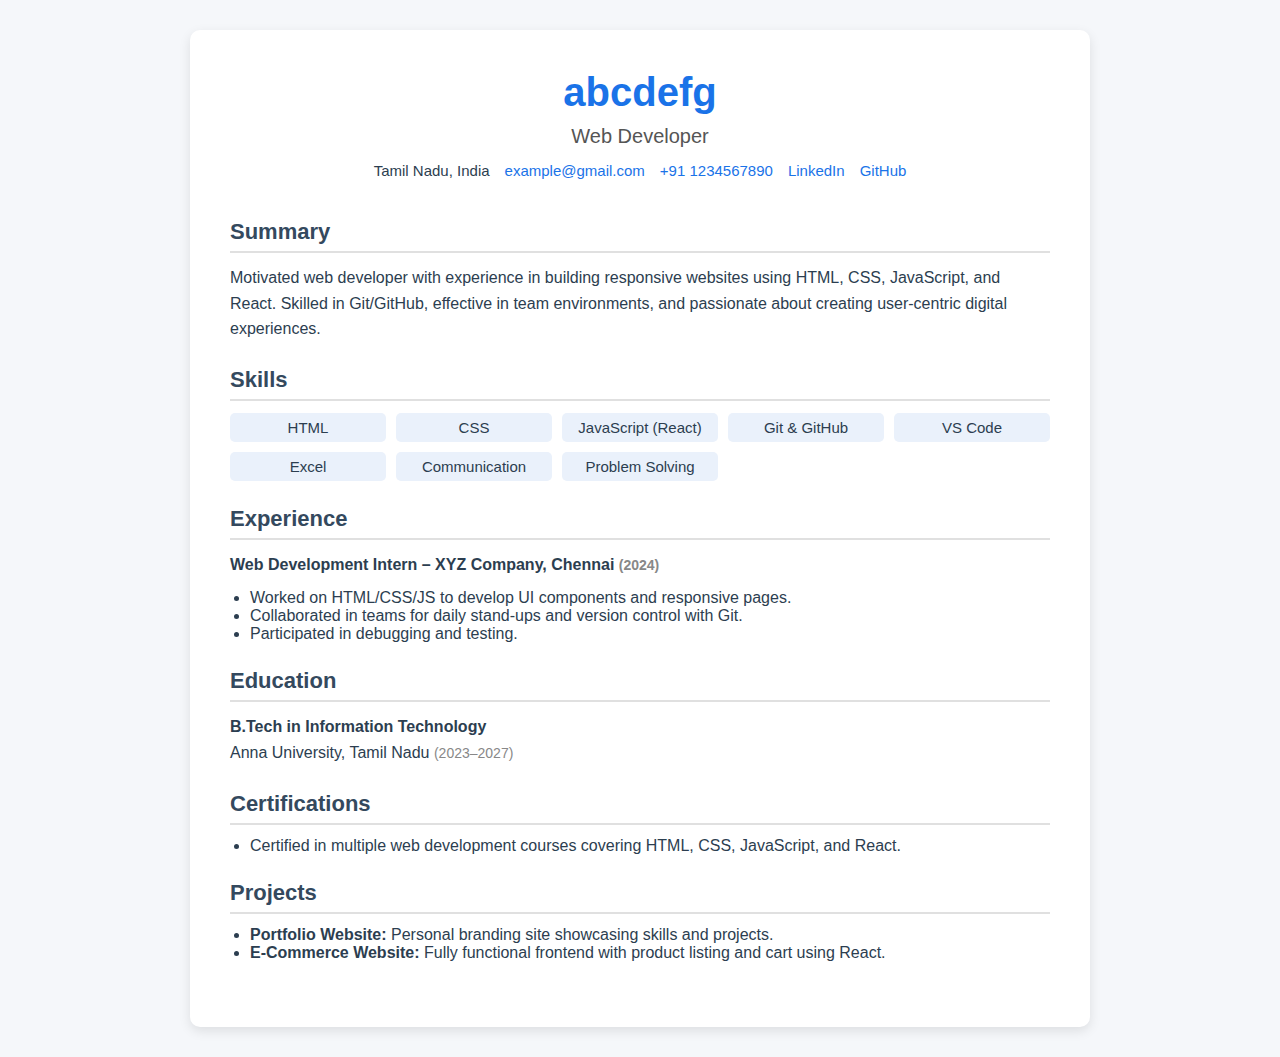
<file: Task 1 - Make Resume Template/index.html>
<!DOCTYPE html>
<html lang="en">

<head>
    <meta charset="UTF-8" />
    <meta name="viewport" content="width=device-width, initial-scale=1.0" />
    <title>abcdefg - Web Developer Resume</title>
    <link rel="stylesheet" href="style.css" />
</head>

<body>
    <div class="container">
        <header>
            <h1>abcdefg</h1>
            <p class="title">Web Developer</p>
            <div class="contact">
                <span>Tamil Nadu, India</span>
                <a href="">example@gmail.com</a>
                <a href="">+91 1234567890</a>
                <a href="" target="_blank">LinkedIn</a>
                <a href="" target="_blank">GitHub</a>
            </div>
        </header>

        <section>
            <h2>Summary</h2>
            <p>
                Motivated web developer with experience in building responsive websites using HTML, CSS, JavaScript, and
                React. Skilled
                in Git/GitHub, effective in team environments, and passionate about creating user-centric digital
                experiences.
            </p>
        </section>

        <section>
            <h2>Skills</h2>
            <ul class="skills">
                <li>HTML</li>
                <li>CSS</li>
                <li>JavaScript (React)</li>
                <li>Git & GitHub</li>
                <li>VS Code</li>
                <li>Excel</li>
                <li>Communication</li>
                <li>Problem Solving</li>
            </ul>
        </section>

        <section>
            <h2>Experience</h2>
            <p class="job-title">Web Development Intern – XYZ Company, Chennai <span class="date">(2024)</span></p>
            <ul>
                <li>Worked on HTML/CSS/JS to develop UI components and responsive pages.</li>
                <li>Collaborated in teams for daily stand-ups and version control with Git.</li>
                <li>Participated in debugging and testing.</li>
            </ul>
        </section>

        <section>
            <h2>Education</h2>
            <p><strong>B.Tech in Information Technology</strong><br>
                Anna University, Tamil Nadu <span class="date">(2023–2027)</span></p>
        </section>

        <section>
            <h2>Certifications</h2>
            <ul>
                <li>Certified in multiple web development courses covering HTML, CSS, JavaScript, and React.</li>
            </ul>
        </section>

        <section>
            <h2>Projects</h2>
            <ul>
                <li><strong>Portfolio Website:</strong> Personal branding site showcasing skills and projects.</li>
                <li><strong>E-Commerce Website:</strong> Fully functional frontend with product listing and cart using
                    React.</li>
            </ul>
        </section>
    </div>
</body>

</html>
</file>
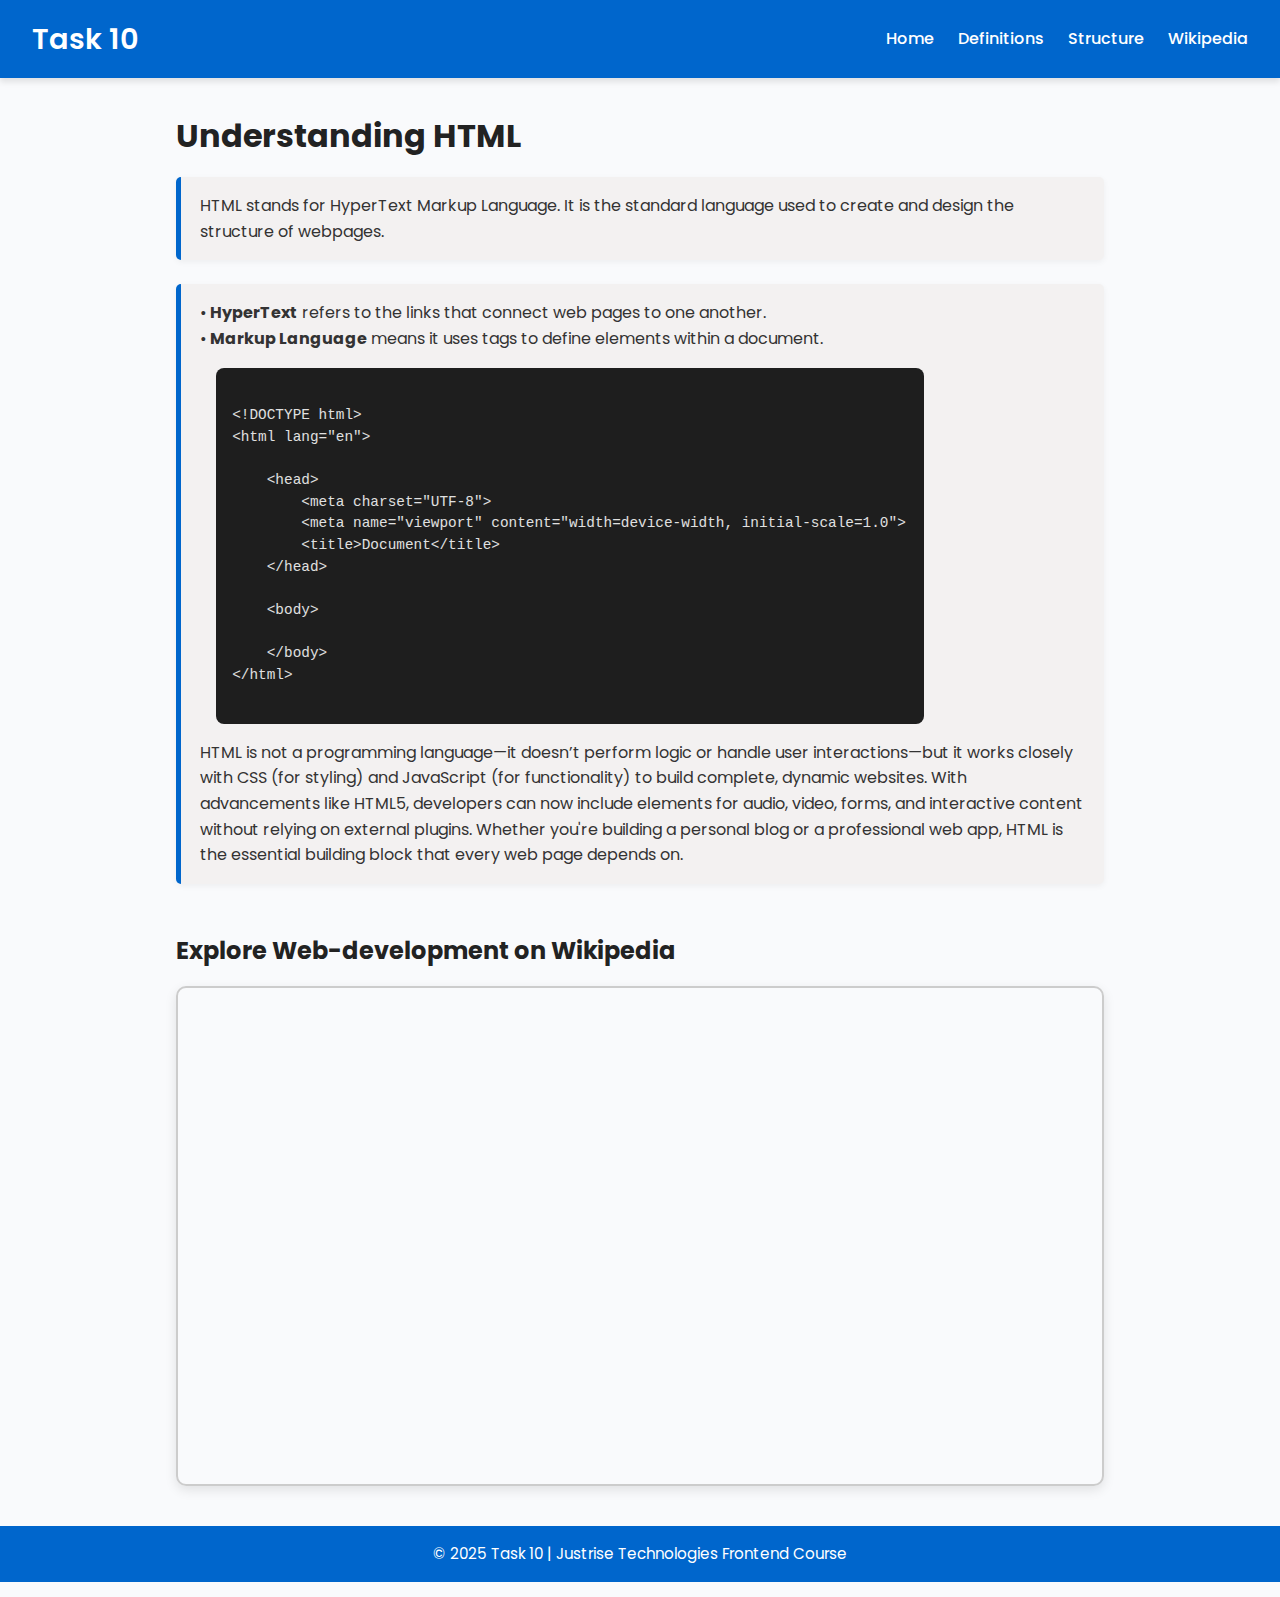
<file: Task 10 - Class and Id/index.html>
<!DOCTYPE html>
<html lang="en">

<head>
    <meta charset="UTF-8" />
    <meta name="viewport" content="width=device-width, initial-scale=1.0" />
    <title>Task 10 - Web Development Concepts</title>
    <link rel="stylesheet" href="style.css" />
</head>

<body>
    <header>
        <div class="logo">Task 10</div>
        <nav>
            <ul>
                <li><a href="#">Home</a></li>
                <li><a href="#info-stle">Definitions</a></li>
                <li><a href="#code-style">Structure</a></li>
                <li><a href="#iframe-section">Wikipedia</a></li>
            </ul>
        </nav>
    </header>

    <main class="main-content">
        <section>
            <h1>Understanding HTML</h1>

            <div class="info-style" id="info-style">
                <p>
                    HTML stands for HyperText Markup Language. It is the standard language used to create and design the
                    structure of webpages.
                </p>
            </div>

            <div class="info-style" id="info-style">
                • <strong>HyperText</strong> refers to the links that connect web pages to one another.<br>
                • <strong>Markup Language</strong> means it uses tags to define elements within a document.
                <div id="code-style">
                    <pre><code>
&lt;!DOCTYPE html&gt;
&lt;html lang="en"&gt;
                        
    &lt;head&gt;
        &lt;meta charset="UTF-8"&gt;
        &lt;meta name="viewport" content="width=device-width, initial-scale=1.0"&gt;
        &lt;title&gt;Document&lt;/title&gt;
    &lt;/head&gt;
                        
    &lt;body&gt;
                        
    &lt;/body&gt;
&lt;/html&gt;
                        </code></pre>
                </div>
                <p>
                    HTML is not a programming language—it doesn’t perform logic or handle user interactions—but it works
                    closely with CSS (for styling) and JavaScript (for functionality) to build complete, dynamic
                    websites. With advancements like HTML5, developers can now include elements for audio, video, forms,
                    and interactive content without relying on external plugins. Whether you're building a personal blog
                    or a professional web app, HTML is the essential building block that every web page depends on.
                </p>
            </div>
        </section>



        <section class="iframe-section" id="iframe-section">
            <h2>Explore Web-development on Wikipedia</h2>
            <iframe src="https://en.wikipedia.org/wiki/html" frameborder="0" title="Wikipedia Iframe"></iframe>
        </section>
    </main>

    <footer class="footer">
        <p>© 2025 Task 10 | Justrise Technologies Frontend Course</p>
    </footer>
</body>

</html>
</file>
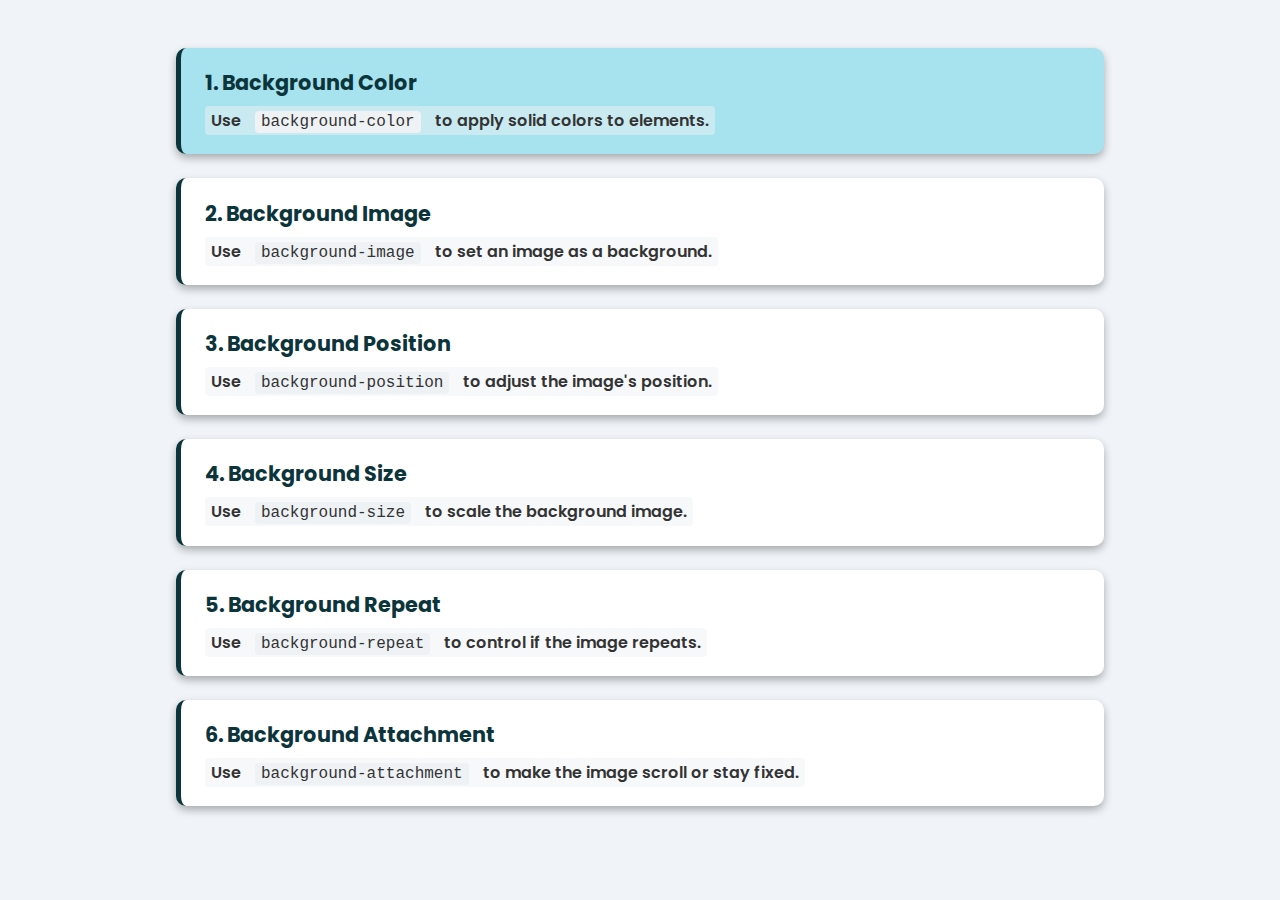
<file: Task 11 - CSS background/index.html>
<!DOCTYPE html>
<html lang="en">

<head>
    <meta charset="UTF-8" />
    <meta name="viewport" content="width=device-width, initial-scale=1.0" />
    <title>CSS Background</title>
    <link rel="stylesheet" href="style.css" />
</head>

<body>
    <section class="container">
        <div class="bg-properties" id="color">
            <h2>1. Background Color</h2>
            <p>Use <code>background-color</code> to apply solid colors to elements.</p>
        </div>

        <div class="bg-properties" id="image">
            <h2>2. Background Image</h2>
            <p>Use <code>background-image</code> to set an image as a background.</p>
        </div>

        <div class="bg-properties" id="posi">
            <h2>3. Background Position</h2>
            <p>Use <code>background-position</code> to adjust the image's position.</p>
        </div>

        <div class="bg-properties" id="siz">
            <h2>4. Background Size</h2>
            <p>Use <code>background-size</code> to scale the background image.</p>
        </div>

        <div class="bg-properties" id="rep">
            <h2>5. Background Repeat</h2>
            <p>Use <code>background-repeat</code> to control if the image repeats.</p>
        </div>

        <div class="bg-properties" id="attach">
            <h2>6. Background Attachment</h2>
            <p>Use <code>background-attachment</code> to make the image scroll or stay fixed.</p>
        </div>
    </section>
</body>

</html>
</file>
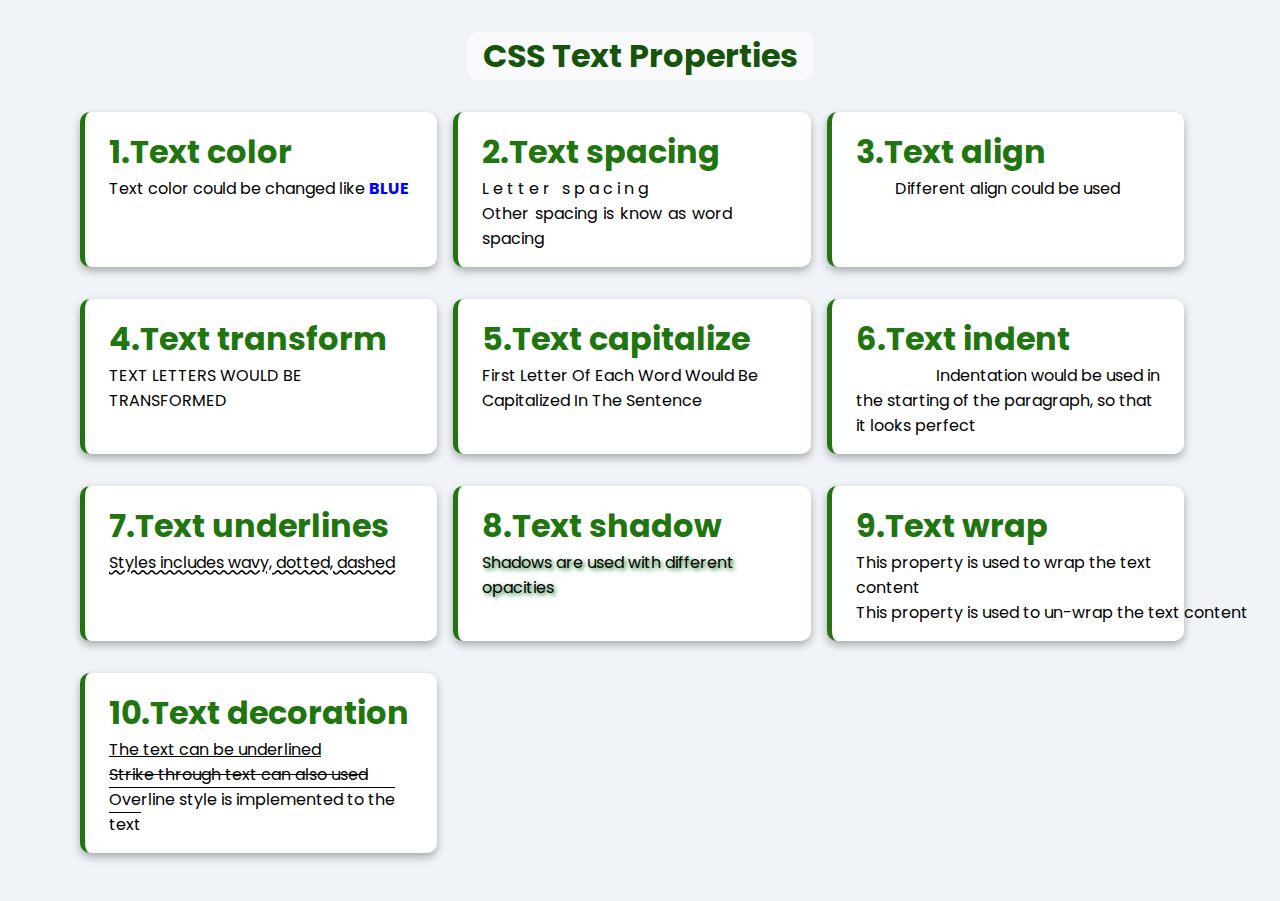
<file: Task 12 - CSS text/index.html>
<!DOCTYPE html>
<html lang="en">

<head>
    <meta charset="UTF-8">
    <meta name="viewport" content="width=device-width, initial-scale=1.0">
    <title>CSS Text Properties</title>
    <link rel="stylesheet" href="style.css">
</head>

<body>
    <div class="heading">
        <h1 class="topic">CSS Text Properties</h1>
    </div>
    <div class="container">
        <div class="box">
            <h1>1.Text color</h1>
            <p class="color">Text color could be changed like <span>BLUE</span></p>
        </div>
        <div class="box">
            <h1>2.Text spacing</h1>
            <p class="letter-space">Letter spacing</p>
            <p class="word-spacing">Other spacing is know as word spacing</p>
        </div>
        <div class="box">
            <h1>3.Text align</h1>
            <p class="align">Different align could be used</p>
        </div>
        <div class="box">
            <h1>4.Text transform</h1>
            <p class="transform">Text letters would be transformed</p>
        </div>
        <div class="box">
            <h1>5.Text capitalize</h1>
            <p class="capital">First letter of each word would be capitalized in the sentence</p>
        </div>
        <div class="box">
            <h1>6.Text indent</h1>
            <p class="indentation">Indentation would be used in the starting of the paragraph, so that it looks perfect
            </p>
        </div>
        <div class="box">
            <h1>7.Text underlines</h1>
            <p class="styling">Styles includes wavy, dotted, dashed</p>
        </div>
        <div class="box">
            <h1>8.Text shadow</h1>
            <p class="shadow">Shadows are used with different opacities</p>
        </div>
        <div class="box">
            <h1>9.Text wrap</h1>
            <p class="wrapping">This property is used to wrap the text content</p>
            <p class="un-wrapping">This property is used to un-wrap the text content</p>
        </div>
        <div class="box">
            <h1>10.Text decoration</h1>
            <p class="line1">The text can be underlined</p>
            <p class="line2">Strike through text can also used</p>
            <p class="line3">Overline style is implemented to the text</p>
        </div>
    </div>
</body>

</html>
</file>
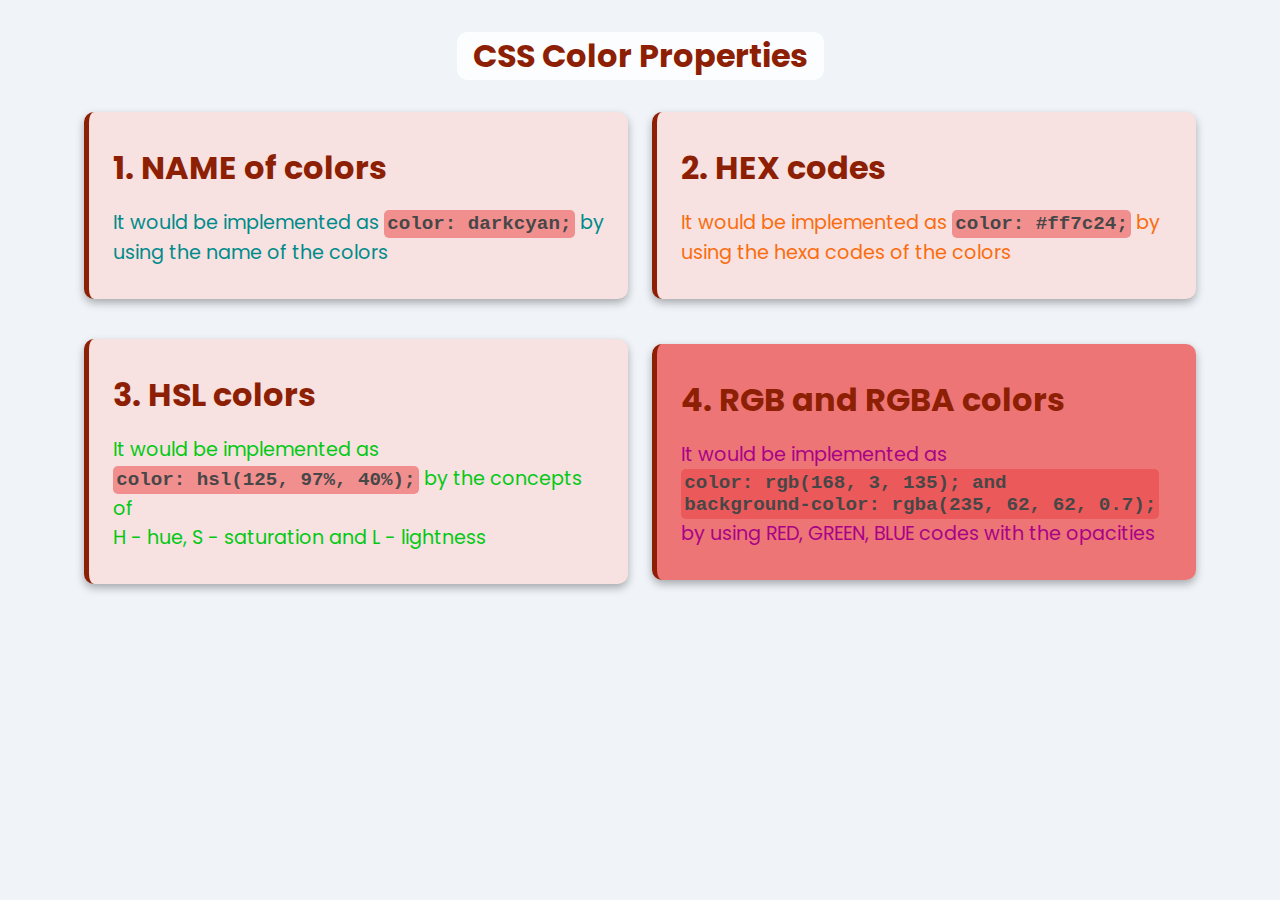
<file: Task 13 - CSS color/index.html>
<!DOCTYPE html>
<html lang="en">

<head>
    <meta charset="UTF-8">
    <meta name="viewport" content="width=device-width, initial-scale=1.0">
    <title>CSS color properties</title>
    <link rel="stylesheet" href="style.css">
</head>

<body>
    <div class="heading">
        <h1 class="topic">CSS Color Properties</h1>
    </div>
    <div class="container">
        <div class="box">
            <h1>1. NAME of colors</h1>
            <p id="name">It would be implemented as <code>color: darkcyan;</code> by using the name of the colors</p>
        </div>
        <div class="box">
            <h1>2. HEX codes</h1>
            <p id="hex">It would be implemented as <code>color: #ff7c24;</code> by using the hexa codes of the colors
            </p>
        </div>
        <div class="box">
            <h1>3. HSL colors</h1>
            <p id="hsl">It would be implemented as <code>color: hsl(125, 97%, 40%);</code> by the concepts of<br>
                H - hue, S - saturation and L - lightness</p>
        </div>
        <div class="box" id="rgba">
            <h1>4. RGB and RGBA colors</h1>
            <p id="rgb">It would be implemented as <br>
                <code>color: rgb(168, 3, 135);  and  <br>
                background-color: rgba(235, 62, 62, 0.7);</code><br>
                by using RED, GREEN, BLUE codes with the opacities
            </p>
        </div>
    </div>
</body>

</html>
</file>
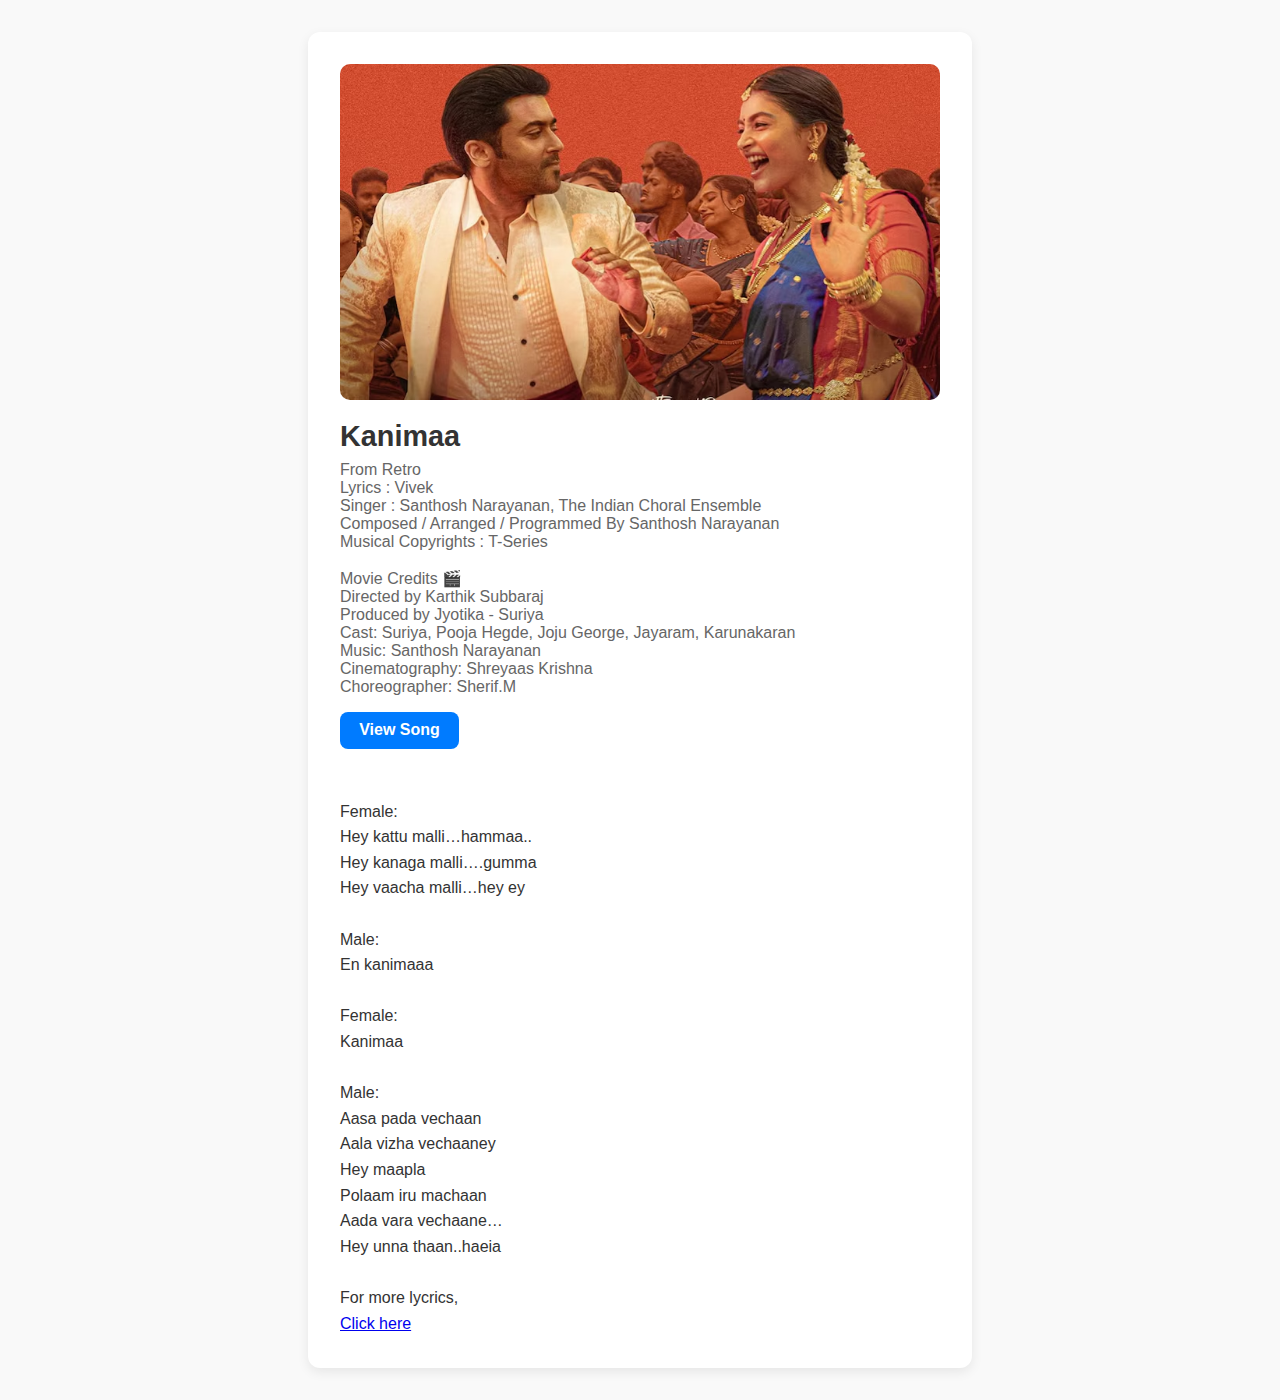
<file: Task 2 - Using All tags/index.html>
<!DOCTYPE html>
<html lang="en">

<head>
    <meta charset="UTF-8">
    <meta name="viewport" content="width=device-width, initial-scale=1">
    <title>Kanimaa - Retro</title>
    <link rel="stylesheet" href="style.css">
</head>

<body>
    <div class="container">
        <img class="thumbnail"
            src="image/kanimaa.avif"
            alt="Kanimaa Thumbnail">

        <h1>Kanimaa</h1>
        <div class="artist">
            From Retro<br>
            Lyrics : Vivek<br>
            Singer : Santhosh Narayanan, The Indian Choral Ensemble<br>
            Composed / Arranged / Programmed By Santhosh Narayanan<br>
            Musical Copyrights : T-Series<br><br>
            Movie Credits 🎬 <br>
            Directed by Karthik Subbaraj <br>
            Produced by Jyotika - Suriya <br>
            Cast: Suriya, Pooja Hegde, Joju George, Jayaram, Karunakaran <br>
            Music: Santhosh Narayanan <br>
            Cinematography: Shreyaas Krishna <br>
            Choreographer: Sherif.M <br>
        </div>

        <a class="view-song" href="https://youtu.be/yG2MoXdFB34?si=JQ1o7D84xXHc_ylT" target="_blank">View Song</a>

        <div class="lyrics">
            Female:
            Hey kattu malli…hammaa..
            Hey kanaga malli….gumma
            Hey vaacha malli…hey ey

            Male:
            En kanimaaa

            Female:
            Kanimaa

            Male:
            Aasa pada vechaan
            Aala vizha vechaaney
            Hey maapla
            Polaam iru machaan
            Aada vara vechaane…
            Hey unna thaan..haeia

            For more lycrics,
            <a href="https://www.tamil2lyrics.com/lyrics/kanimaa-song-lyrics/">Click here</a>
        </div>
    </div>
</body>

</html>
</file>
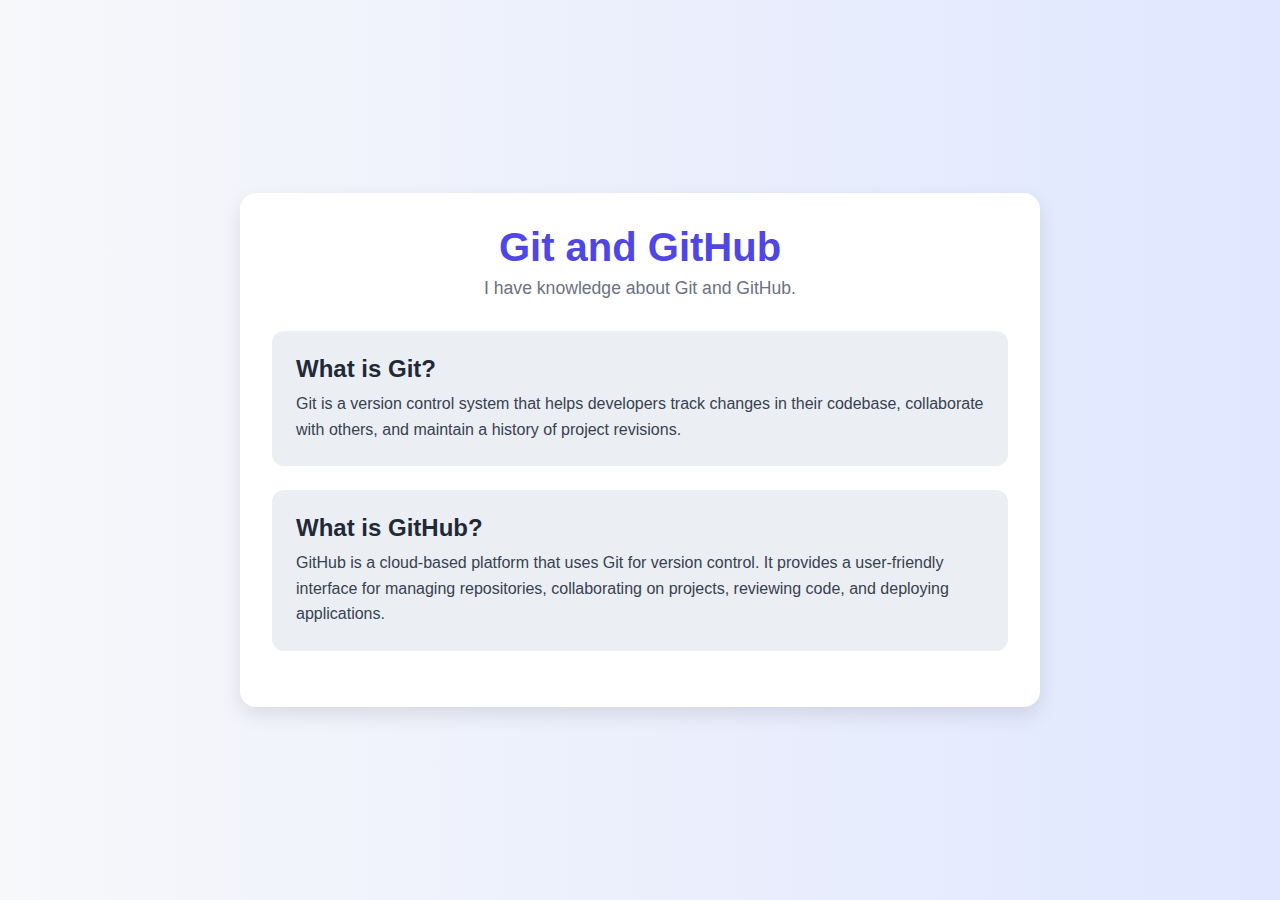
<file: Task 3 - Github/index.html>
<!DOCTYPE html>
<html lang="en">

<head>
    <meta charset="UTF-8" />
    <meta name="viewport" content="width=device-width, initial-scale=1.0" />
    <title>Git and GitHub</title>
    <link rel="stylesheet" href="style.css" />
</head>

<body>
    <div class="container">
        <header>
            <h1>Git and GitHub</h1>
            <p class="subtitle">I have knowledge about Git and GitHub.</p>
        </header>


        <section class="card">
            <h2>What is Git?</h2>
            <p>
                Git is a version control system that helps developers track changes in their codebase,
                collaborate with others, and maintain a history of project revisions.
            </p>
        </section>

        <section class="card">
            <h2>What is GitHub?</h2>
            <p>
                GitHub is a cloud-based platform that uses Git for version control. It provides a user-friendly
                interface
                for managing repositories, collaborating on projects, reviewing code, and deploying applications.
            </p>
        </section>
    </div>
</body>

</html>
</file>
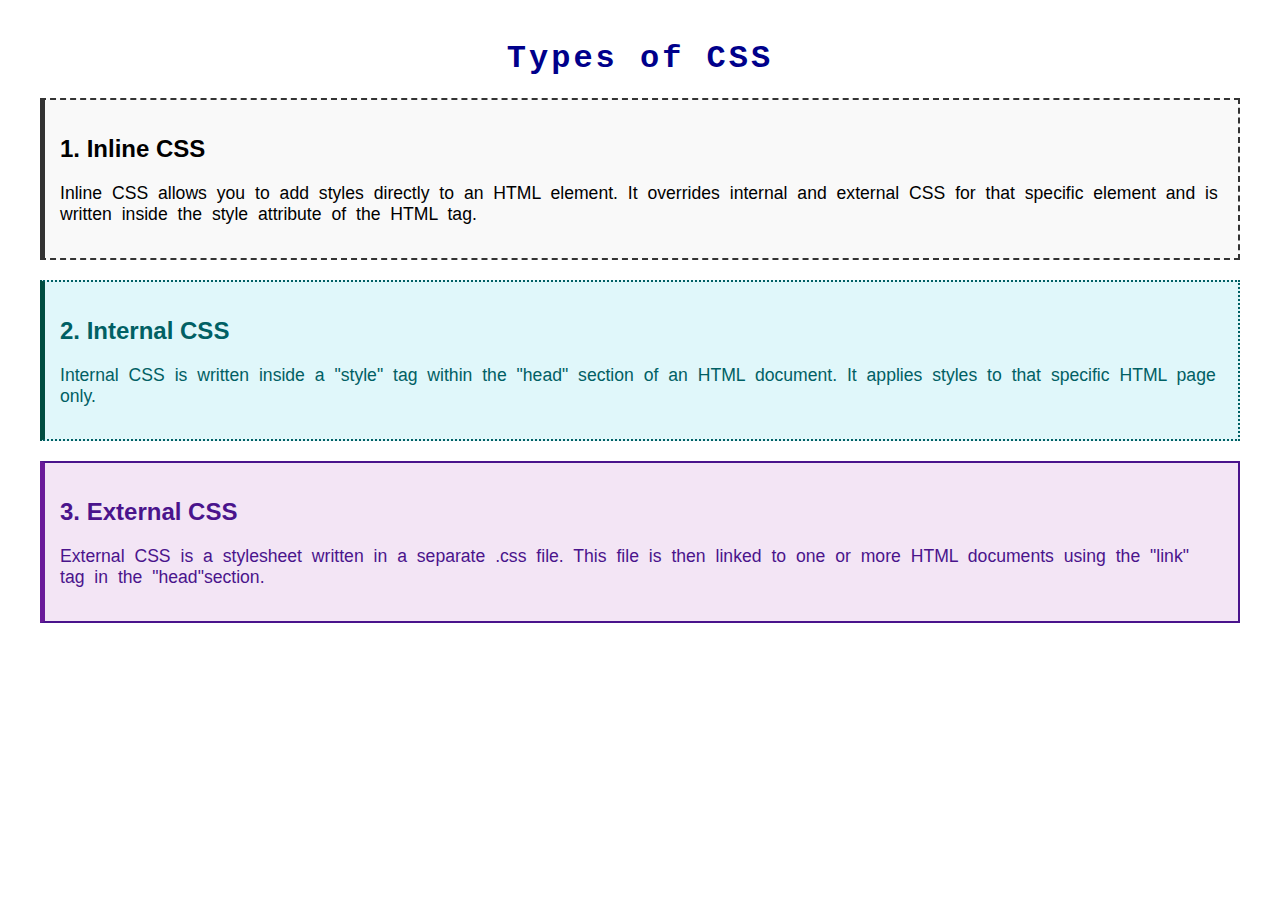
<file: Task 5 - Types of CSS/index.html>
<!DOCTYPE html>
<html lang="en">

<head>
    <meta charset="UTF-8">
    <title>Types of CSS</title>
    <link rel="stylesheet" href="style.css">
    <style>
        .internal-style {
            border: 2px dotted #006064;
            background-color: #e0f7fa;
            color: #006064;
            padding: 15px;
            border-left: 5px solid #004d40;
            margin-bottom: 20px;
        }
    </style>
</head>

<body>

    <h1 style="color: darkblue; text-align: center;">Types of CSS</h1>

    <div style="border: 2px dashed #333;
        border-left: 5px solid #333;
        padding: 15px;
        background-color: #f9f9f9;
        margin-bottom: 20px;">
        <h2>1. Inline CSS</h2>
        <p>
            Inline CSS allows you to add styles directly to an HTML element. It overrides internal and external CSS for
            that specific element and is written inside the style attribute of the HTML tag.
        </p>
    </div>
    <div class="internal-style">
        <h2>2. Internal CSS</h2>
        <p>
            Internal CSS is written inside a "style" tag within the "head" section of an HTML document. It applies
            styles to that specific HTML page only.
        </p>
    </div>
    <div class="external-style">
        <h2>3. External CSS</h2>
        <p>
            External CSS is a stylesheet written in a separate .css file. This file is then linked to one or more HTML
            documents using the "link" tag in the "head"section.
        </p>
    </div>

</body>

</html>
</file>
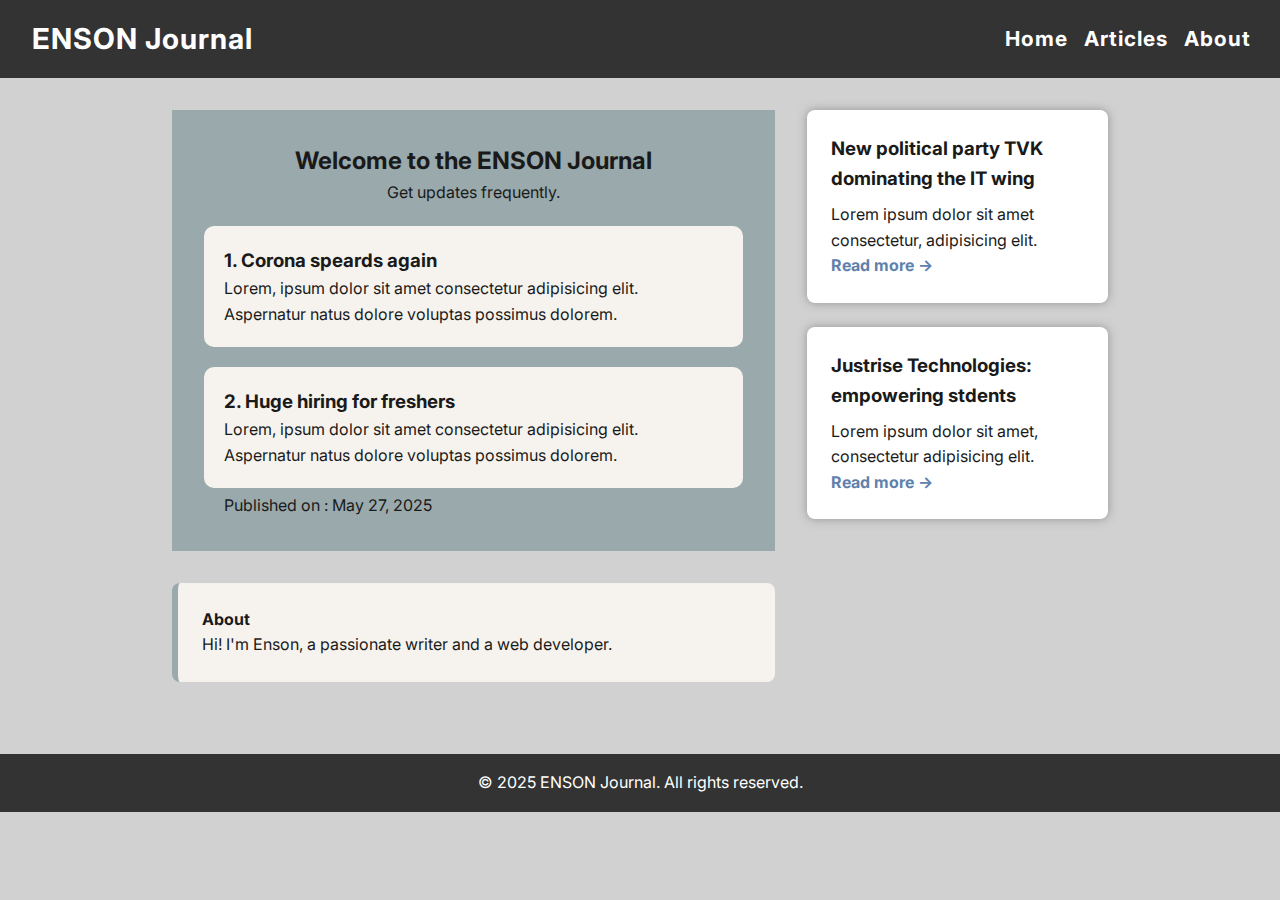
<file: Task 8 - Semantic Tags/index.html>
<!DOCTYPE html>
<html lang="en">

<head>
    <meta charset="UTF-8" />
    <meta name="viewport" content="width=device-width, initial-scale=1.0" />
    <title>ENSON Journal</title>
    <link rel="stylesheet" href="style.css" />
</head>

<body>
    <header>
        <h1>ENSON Journal</h1>
        <nav>
            <ul>
                <li><a href="#">Home</a></li>
                <li><a href="#">Articles</a></li>
                <li><a href="#">About</a></li>
            </ul>
        </nav>
    </header>

    <main>
        <section class="hero">
            <h2>Welcome to the ENSON Journal</h2>
            <p>Get updates frequently.</p>
            <article>
                <div class="point">
                    <h3>1. Corona speards again</h3>
                    <p>Lorem, ipsum dolor sit amet consectetur adipisicing elit. Aspernatur natus dolore voluptas
                        possimus dolorem.</p>
                </div>
                <div class="point">
                    <h3>2. Huge hiring for freshers</h3>
                    <p>Lorem, ipsum dolor sit amet consectetur adipisicing elit. Aspernatur natus dolore voluptas
                        possimus dolorem.</p>
                </div>
                <p id="publish-date">Published on : <time datetime="2025-05-27">May 27, 2025</time></p>
            </article>
        </section>

        <section class="content">
            <article>
                <h3>New political party TVK dominating the IT wing</h3>
                <p>Lorem ipsum dolor sit amet consectetur, adipisicing elit.</p>
                <a href="#">Read more →</a>
            </article>

            <article>
                <h3>Justrise Technologies: empowering stdents</h3>
                <p>Lorem ipsum dolor sit amet, consectetur adipisicing elit.</p>
                <a href="#">Read more →</a>
            </article>
        </section>

        <aside>
            <h4>About</h4>
            <p>Hi! I'm Enson, a passionate writer and a web developer.</p>
        </aside>
    </main>

    <footer>
        <p>&copy; 2025 ENSON Journal. All rights reserved.</p>
    </footer>
</body>

</html>
</file>
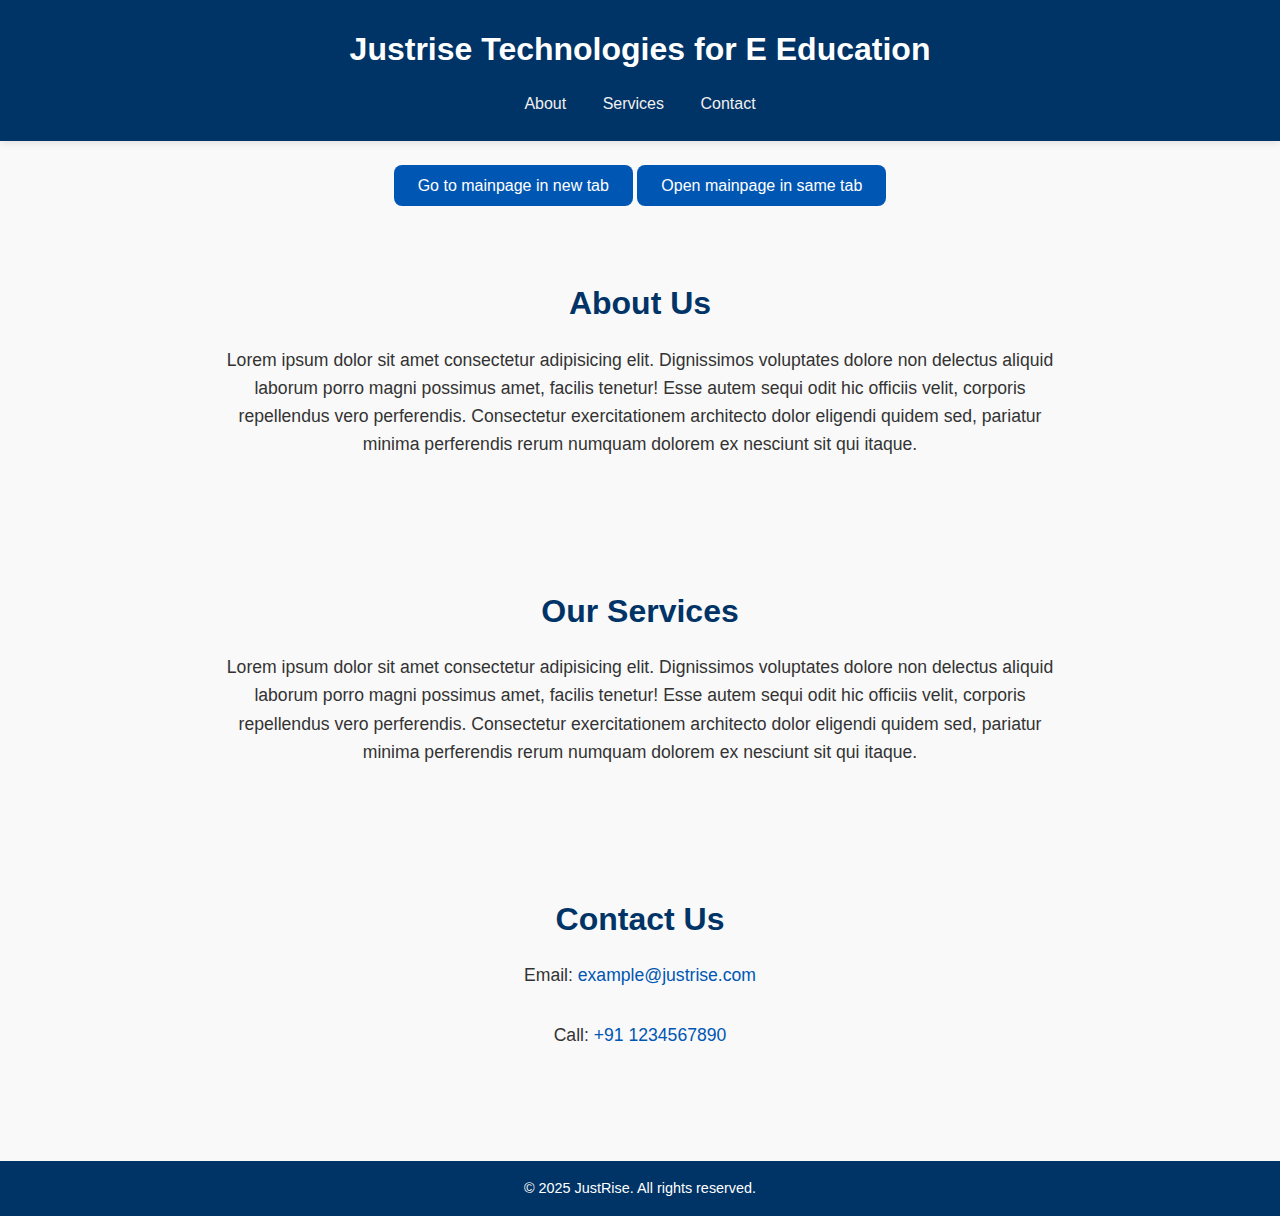
<file: Task 4 - Anchor Tag/landingpage.html>
<!DOCTYPE html>
<html lang="en">

<head>
    <meta charset="UTF-8">
    <meta name="viewport" content="width=device-width, initial-scale=1.0">
    <title>Landing Page for JustRise Company</title>
    <link rel="stylesheet" href="style.css">
</head>

<body>
    <header>
        <div class="logo-name">
            <h1>Justrise Technologies for E Education</h1>
        </div>
        <nav>
            <a href="#about">About</a>
            <a href="#services">Services</a>
            <a href="#contact">Contact</a>
        </nav>
    </header>

    <div class="main-page">
        <a href="mainpage.html" class="btn" target="_blank">Go to mainpage in new tab</a>
        <a href="mainpage.html" class="btn" target="_self">Open mainpage in same tab</a>
    </div>

    <section id="about">
        <h2>About Us</h2>
        <p>Lorem ipsum dolor sit amet consectetur adipisicing elit. Dignissimos voluptates dolore non delectus aliquid
            laborum porro magni possimus amet, facilis tenetur! Esse autem sequi odit hic officiis velit, corporis
            repellendus vero perferendis. Consectetur exercitationem architecto dolor eligendi quidem sed, pariatur
            minima perferendis rerum numquam dolorem ex nesciunt sit qui itaque.</p>
    </section>

    <!-- Services Section -->
    <section id="services">
        <h2>Our Services</h2>
        <p>Lorem ipsum dolor sit amet consectetur adipisicing elit. Dignissimos voluptates dolore non delectus aliquid
            laborum porro magni possimus amet, facilis tenetur! Esse autem sequi odit hic officiis velit, corporis
            repellendus vero perferendis. Consectetur exercitationem architecto dolor eligendi quidem sed, pariatur
            minima perferendis rerum numquam dolorem ex nesciunt sit qui itaque.</p>
    </section>

    <!-- Contact Section -->
    <section id="contact">
        <h2>Contact Us</h2>
        <p>Email: <a href="mailto:example@justrise.com">example@justrise.com</a></p>
        <p>Call: <a href="tel:+91 1234567890">+91 1234567890</a></p>
    </section>

    <footer>
        <p>&copy; 2025 JustRise. All rights reserved.</p>
    </footer>
</body>

</html>
</file>
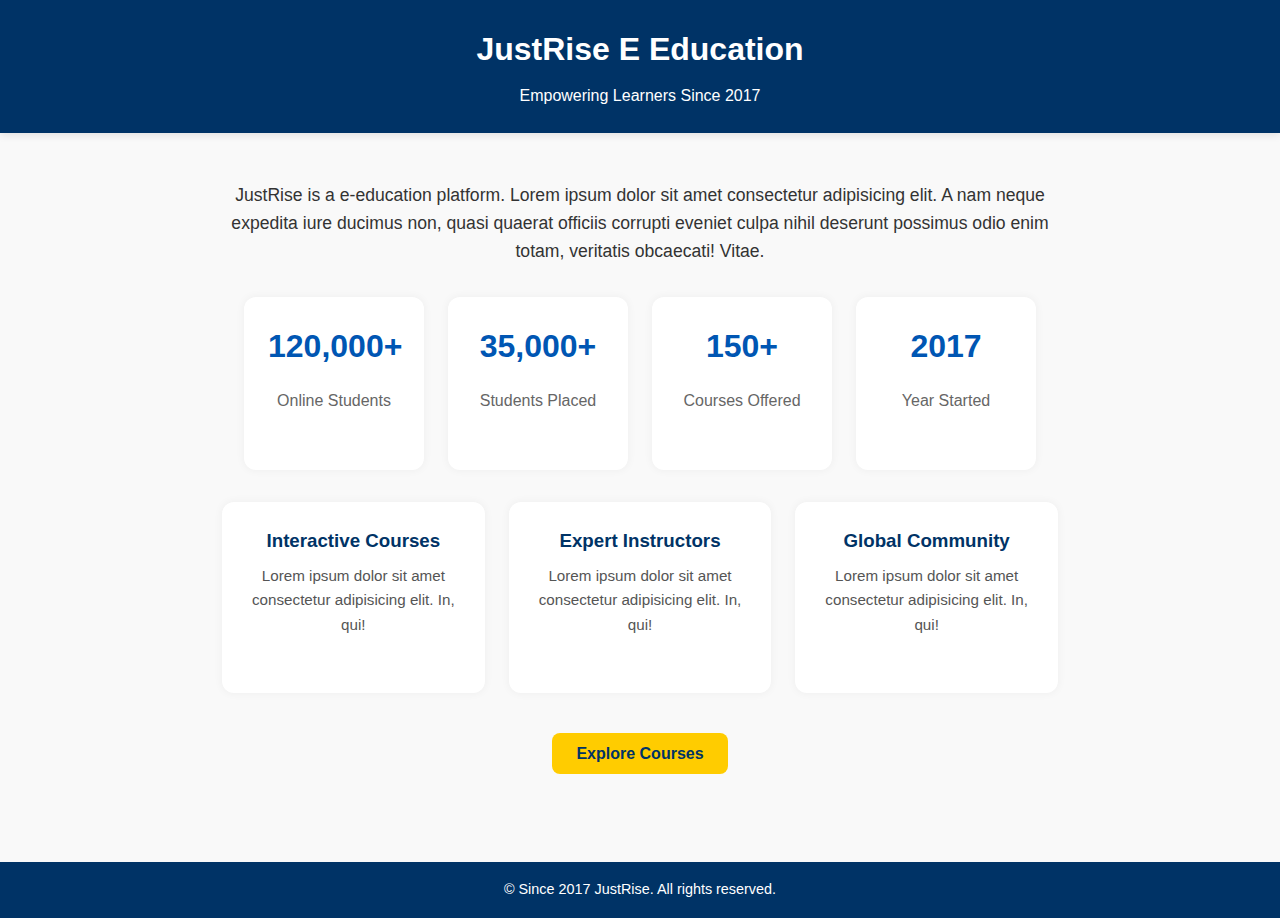
<file: Task 4 - Anchor Tag/mainpage.html>
<!DOCTYPE html>
<html lang="en">

<head>
    <meta charset="UTF-8">
    <meta name="viewport" content="width=device-width, initial-scale=1.0">
    <title>Justrise E Education</title>
    <link rel="stylesheet" href="style.css">
</head>

<body>

    <header>
        <h1>JustRise E Education</h1>
        <p>Empowering Learners Since 2017</p>
    </header>

    <section class="section">
        <p>
            JustRise is a e-education platform.
            Lorem ipsum dolor sit amet consectetur adipisicing elit. A nam neque expedita iure ducimus non, quasi
            quaerat officiis corrupti eveniet culpa nihil deserunt possimus odio enim totam, veritatis obcaecati! Vitae.
        </p>

        <div class="stats">
            <div class="stat-box">
                <h2>120,000+</h2>
                <p>Online Students</p>
            </div>
            <div class="stat-box">
                <h2>35,000+</h2>
                <p>Students Placed</p>
            </div>
            <div class="stat-box">
                <h2>150+</h2>
                <p>Courses Offered</p>
            </div>
            <div class="stat-box">
                <h2>2017</h2>
                <p>Year Started</p>
            </div>
        </div>

        <div class="features">
            <div class="feature">
                <h3>Interactive Courses</h3>
                <p>Lorem ipsum dolor sit amet consectetur adipisicing elit. In, qui!</p>
            </div>
            <div class="feature">
                <h3>Expert Instructors</h3>
                <p>Lorem ipsum dolor sit amet consectetur adipisicing elit. In, qui!</p>
            </div>
            <div class="feature">
                <h3>Global Community</h3>
                <p>Lorem ipsum dolor sit amet consectetur adipisicing elit. In, qui!</p>
            </div>
        </div>

        <div class="cta">
            <a href="#">Explore Courses</a>
        </div>
    </section>

    <footer>
        &copy; Since 2017 JustRise. All rights reserved.
    </footer>

</body>

</html>
</file>
<file: Task 1 - Make Resume Template/style.css>
* {
    margin: 0;
    padding: 0;
    box-sizing: border-box;
}

body {
    background-color: #f5f7fa;
    font-family: 'Segoe UI', Tahoma, Geneva, Verdana, sans-serif;
    color: #2c3e50;
    padding: 30px 15px;
}

.container {
    max-width: 900px;
    margin: auto;
    background: #ffffff;
    padding: 40px;
    border-radius: 10px;
    box-shadow: 0 4px 12px rgba(0, 0, 0, 0.1);
}

header {
    text-align: center;
    margin-bottom: 40px;
}

h1 {
    font-size: 40px;
    color: #1a73e8;
    margin-bottom: 5px;
}

.title {
    font-size: 20px;
    color: #555;
    margin-bottom: 10px;
}

.contact {
    display: flex;
    flex-wrap: wrap;
    justify-content: center;
    gap: 15px;
    font-size: 15px;
    margin-top: 10px;
}

.contact a {
    color: #1a73e8;
    text-decoration: none;
}

.contact a:hover {
    text-decoration: underline;
}

section {
    margin-bottom: 25px;
}

h2 {
    font-size: 22px;
    color: #34495e;
    border-bottom: 2px solid #e0e0e0;
    padding-bottom: 6px;
    margin-bottom: 12px;
}

p {
    margin-bottom: 12px;
    line-height: 1.6;
}

ul {
    list-style-type: disc;
    padding-left: 20px;
}

.skills {
    display: grid;
    grid-template-columns: repeat(auto-fit, minmax(140px, 1fr));
    gap: 10px;
    list-style: none;
    padding-left: 0;
}

.skills li {
    background-color: #eaf1fb;
    padding: 6px 12px;
    border-radius: 5px;
    font-size: 15px;
    text-align: center;
}

.job-title {
    font-weight: bold;
    color: #2c3e50;
}

.date {
    color: #888;
    font-size: 14px;
}
</file>
<file: Task 10 - Class and Id/style.css>
@import url('https://fonts.googleapis.com/css2?family=Poppins:wght@400;600&display=swap');

* {
    margin: 0;
    padding: 0;
    box-sizing: border-box;
}

body {
    font-family: 'Poppins', sans-serif;
    background-color: #f9fafc;
    color: #333;
    line-height: 1.6;
}

header {
    background-color: #0066cc;
    color: white;
    display: flex;
    justify-content: space-between;
    align-items: center;
    padding: 1rem 2rem;
    box-shadow: 0 4px 6px rgba(0, 0, 0, 0.1);
}

.logo {
    font-size: 1.8rem;
    font-weight: 600;
}

nav ul {
    list-style: none;
    display: flex;
    gap: 1.5rem;
}

nav a {
    color: white;
    text-decoration: none;
    font-weight: 500;
    transition: color 0.3s ease;
}

nav a:hover {
    color: #ffeb3b;
}

.main-content {
    max-width: 960px;
    margin: 2rem auto;
    padding: 0 1rem;
}

h1,
h2 {
    margin-bottom: 1rem;
    color: #222;
}

.info-style {
    background: #f3f1f1;
    padding: 1rem 1.2rem;
    border-left: 5px solid #0066cc;
    border-radius: 5px;
    margin-bottom: 1.5rem;
    box-shadow: 0 2px 6px rgba(0, 0, 0, 0.05);
}

#code-style pre {
    background-color: #1e1e1e;
    color: #e0e0e0;
    width: 80%;
    padding: 1rem;
    border-radius: 8px;
    overflow-x: auto;
    font-size: 0.9rem;
    margin: 1rem;
    line-height: 1.5;
}

#code-style code {
    font-family: 'Courier New', Courier, monospace;
}

.iframe-section {
    margin-top: 3rem;
}

iframe {
    width: 100%;
    height: 500px;
    border: 2px solid #ccc;
    border-radius: 10px;
    box-shadow: 0 4px 12px rgba(0, 0, 0, 0.1);
}

.footer {
    background-color: #0066cc;
    color: white;
    text-align: center;
    padding: 1rem;
    margin-top: 2rem;
    font-size: 0.95rem;
}
</file>
<file: Task 11 - CSS background/style.css>
@import url('https://fonts.googleapis.com/css2?family=Poppins:wght@400;600&display=swap');

* {
    margin: 0;
    padding: 0;
    box-sizing: border-box;
}

body {
    font-family: 'Poppins', sans-serif;
    background-color: #f0f4f8;
    color: #333;
}

.container {
    max-width: 960px;
    margin: 2rem auto;
    padding: 1rem;
    display: flex;
    flex-direction: column;
    gap: 1.5rem;
}

.bg-properties {
    padding: 1.2rem 1.5rem;
    border-left: 5px solid #0b343b;
    border-radius: 10px;
    background-color: #ffffff;
    box-shadow: 0 4px 8px rgba(0, 0, 0, 0.3);
    transition: transform 0.3s ease;
}

.bg-properties:hover {
    transform: translateY(-5px);
}

.bg-properties h2 {
    font-size: 1.3rem;
    color: #0b343b;
    margin-bottom: 0.5rem;
}

.bg-properties p {
    font-size: 1rem;
    background-color: rgb(238, 242, 245, 0.5);
    padding: 2px 6px;
    display: inline-block;
    border-radius: 4px;
    font-weight: 600;
}

code {
    background-color: rgb(238, 242, 245);
    padding: 2px 6px;
    margin: 10px;
    border-radius: 4px;
    font-family: 'Courier New', monospace;
    font-weight: lighter;
}

#color {
    background-color: #a7e3ee;
}

#image {
    background-image: url(https://img.freepik.com/free-vector/lighthouse-night-sea-rock-island-landscape-illustration-beacon-cliff-ocean-water-full-moon-seascape-harbor-scenery-with-navigation-building-oregon-navigation-light-ray_107791-24270.jpg?ga=GA1.1.1772520270.1735298077&semt=ais_hybrid&w=740);
    background-repeat: no-repeat;
    background-size: cover;
}

#posi {
    background-image: url(https://img.freepik.com/free-vector/lighthouse-night-sea-rock-island-landscape-illustration-beacon-cliff-ocean-water-full-moon-seascape-harbor-scenery-with-navigation-building-oregon-navigation-light-ray_107791-24270.jpg?ga=GA1.1.1772520270.1735298077&semt=ais_hybrid&w=740);
    background-repeat: no-repeat;
    background-position: center;
}

#siz {
    background-image: url(https://img.freepik.com/free-vector/lighthouse-night-sea-rock-island-landscape-illustration-beacon-cliff-ocean-water-full-moon-seascape-harbor-scenery-with-navigation-building-oregon-navigation-light-ray_107791-24270.jpg?ga=GA1.1.1772520270.1735298077&semt=ais_hybrid&w=740);
    background-size: contain;
}

#rep {
    background-image: url(https://img.freepik.com/free-vector/lighthouse-night-sea-rock-island-landscape-illustration-beacon-cliff-ocean-water-full-moon-seascape-harbor-scenery-with-navigation-building-oregon-navigation-light-ray_107791-24270.jpg?ga=GA1.1.1772520270.1735298077&semt=ais_hybrid&w=740);
    background-repeat: repeat;
    background-size: calc(100% / 10) auto;
}

#attach {
    background-image: url(https://img.freepik.com/free-vector/lighthouse-night-sea-rock-island-landscape-illustration-beacon-cliff-ocean-water-full-moon-seascape-harbor-scenery-with-navigation-building-oregon-navigation-light-ray_107791-24270.jpg?ga=GA1.1.1772520270.1735298077&semt=ais_hybrid&w=740);
    background-attachment: scroll;
    background-size: cover;
}
</file>
<file: Task 12 - CSS text/style.css>
@import url('https://fonts.googleapis.com/css2?family=Poppins:wght@400;600&display=swap');

* {
    margin: 0;
    padding: 0;
    box-sizing: border-box;
}

body {
    font-family: 'Poppins', sans-serif;
    background-image: url(https://img.freepik.com/free-vector/organic-flat-abstract-element-pattern_23-2148950504.jpg?ga=GA1.1.1772520270.1735298077&semt=ais_hybrid&w=740);
    background-size: contain;
    background-color: #f0f4f8;
}

.heading {
    margin-top: 1rem;
    text-align: center;
}

.topic {
    text-align: center;
    margin-top: 1rem;
    display: inline-block;
    background-color: rgba(255, 255, 255, 0.5);
    color: rgb(23, 83, 11);
    border-radius: 10px;
    padding: 0 1rem 0 1rem;
}

.container {
    width: 90%;
    margin: 1rem auto;
    padding: 1rem;
    gap: 1rem;
    display: flex;
    flex-wrap: wrap;
}

.box {
    width: calc(33.333% - 1rem);
    height: auto;
    padding: 1rem 1.5rem;
    border-left: 5px solid rgb(32, 117, 15);
    border-radius: 10px;
    background-color: #ffffff;
    box-shadow: 0 4px 8px rgba(0, 0, 0, 0.3);
    margin-bottom: 1rem;
}

.box h1 {
    color: rgb(32, 117, 15);
}

.color span {
    color: blue;
    font-weight: bold;
}

.letter-space {
    letter-spacing: 4px;
}

.word-spacing {
    word-spacing: 2px;
}

.align {
    text-align: center;
}

.transform {
    text-transform: uppercase;
}

.capital {
    text-transform: capitalize;
}

.indentation {
    text-indent: 5rem;
}

.styling {
    text-decoration: underline;
    text-decoration-style: wavy;
}

.shadow {
    text-shadow: 2px 2px 4px rgb(21, 121, 37);
}

.un-wrapping {
    text-wrap: nowrap;
}

.wrapping {
    text-wrap: wrap;
}

.line1 {
    text-decoration: underline;
}

.line2 {
    text-decoration: line-through;
}

.line3 {
    text-decoration: overline;
}



@media (max-width: 768px) {
    .box {
        width: calc(50% - 1rem);
    }
}

@media (max-width: 425px) {
    .box {
        width: 100%;
    }
}
</file>
<file: Task 13 - CSS color/style.css>
@import url('https://fonts.googleapis.com/css2?family=Poppins:wght@400;600&display=swap');

* {
    margin: 0;
    padding: 0;
    box-sizing: border-box;
}

body {
    font-family: 'Poppins', sans-serif;
    background-image: url(https://img.freepik.com/free-vector/illustration-ukrainian-folk-seamless-pattern-ornament_1217-947.jpg?ga=GA1.1.1772520270.1735298077&semt=ais_hybrid&w=740);
    background-size: contain;
    background-color: #f0f4f8;
}

.heading {
    margin-top: 1rem;
    text-align: center;
}

.topic {
    text-align: center;
    margin-top: 1rem;
    display: inline-block;
    background-color: rgba(255, 255, 255, 0.8);
    color: rgb(141, 31, 4);
    border-radius: 10px;
    padding: 0 1rem 0 1rem;
}

.container {
    width: 90%;
    margin: 1rem auto;
    padding: 1rem;
    gap: 1.5rem;
    display: flex;
    flex-wrap: wrap;
    justify-content: center;
    align-items: center;
}

.box {
    width: calc(50% - 1rem);
    height: auto;
    padding: 2rem 1.5rem;
    border-left: 5px solid rgb(141, 31, 4);
    border-radius: 10px;
    background-color: #f7e1e1;
    box-shadow: 0 4px 8px rgba(0, 0, 0, 0.3);
    margin-bottom: 1rem;
}

.box h1 {
    margin-bottom: 1rem;
    color: rgb(141, 31, 4);
}

.box p {
    font-size: 1.2rem;
}

code {
    font-family: 'Courier New', Courier, monospace;
    display: inline-block;
    background-color: rgba(235, 62, 62, 0.5);
    color: #474747;
    font-weight: bold;
    padding: .2rem;
    border-radius: 5px;
}

#name {
    color: darkcyan;
}

#hex {
    color: #fa6d0e;
}

#hsl {
    color: hsl(125, 97%, 40%);
}

#rgb {
    color: rgb(168, 3, 135);
}

#rgba {
    background-color: rgba(235, 62, 62, 0.7);
}

@media (max-width: 768px) {
    .box {
        width: calc(100% - 1rem);
    }
}
</file>
<file: Task 2 - Using All tags/style.css>
body {
    font-family: 'Segoe UI', sans-serif;
    background-color: #f9f9f9;
    color: #333;
    margin: 0;
    padding: 2rem;
    display: flex;
    flex-direction: column;
    align-items: center;
}

.container {
    max-width: 600px;
    background: white;
    padding: 2rem;
    border-radius: 12px;
    box-shadow: 0 4px 12px rgba(0, 0, 0, 0.08);
}

.thumbnail {
    width: 100%;
    border-radius: 10px;
}

h1 {
    font-size: 1.8rem;
    margin: 1rem 0 0.5rem;
}

.artist {
    font-size: 1rem;
    color: #666;
    margin-bottom: 1rem;
}

.view-song {
    display: inline-block;
    margin-bottom: 1.5rem;
    padding: 0.6rem 1.2rem;
    background-color: #007BFF;
    color: white;
    text-decoration: none;
    border-radius: 8px;
    font-weight: bold;
    transition: background-color 0.3s ease;
}

.view-song:hover {
    background-color: #0056b3;
}

.lyrics {
    white-space: pre-line;
    line-height: 1.6;
}
</file>
<file: Task 5 - Types of CSS/style.css>
body {
    font-family: Arial, sans-serif;
    background-color: #ffffff;
    margin: 40px;
}

h1{
    font-family: 'Courier New', Courier, monospace;
    letter-spacing: 3px;
    font-size: 2rem;
}

p{
    font-family: 'Segoe UI', Tahoma, Geneva, Verdana, sans-serif;
    font-size: 1.1rem;
    font-weight: 500;
    word-spacing: 5px;
}

.external-style {
    border: 2px solid #4a148c;
    background-color: #f3e5f5;
    color: #4a148c;
    padding: 15px;
    border-left: 5px solid #6a1b9a;
    margin-bottom: 20px;
}
</file>
<file: Task 8 - Semantic Tags/style.css>
@import url('https://fonts.googleapis.com/css2?family=Inter&display=swap');

* {
    margin: 0;
    padding: 0;
    box-sizing: border-box;
}

body {
    font-family: 'Inter', sans-serif;
    line-height: 1.6;
    background-color: #d1d1d1;
    color: #1a1a1a;
}

header {
    background-color: #333333;
    color: white;
    padding: 1rem 2rem;
    display: flex;
    justify-content: space-between;
    align-items: center;
    flex-wrap: wrap;
}

header h1 {
    font-size: 1.8rem;
    letter-spacing: 1px;
}

nav {
    width: 20%;
}

nav ul {
    list-style: none;
    display: flex;
    justify-content: space-between;
    gap: 1rem;
}

nav a {
    color: white;
    letter-spacing: 1px;
    text-decoration: none;
    font-weight: bold;
    font-size: 1.3rem;
}

.hero {
    background-color: #99a9ac;
    padding: 2rem;
    text-align: center;
}

.hero article {
    width: 100%;
    align-items: center;
}

.point {
    width: 100%;
    background-color: #f6f3ee;
    margin-top: 20px;
    text-align: start;
    padding: 20px;
    border-radius: 10px;
}

#publish-date {
    margin-top: 5px;
    text-align: start;
    padding-left: 20px;
}

main {
    display: grid;
    grid-template-columns: 2fr 1fr;
    gap: 2rem;
    padding: 2rem;
    max-width: 1000px;
    margin: auto;
}

.content article {
    background: white;
    padding: 1.5rem;
    margin-bottom: 1.5rem;
    border-radius: 8px;
    box-shadow: 0 0 10px rgba(94, 94, 94, 0.534);
}

.content article h3 {
    margin-bottom: 0.5rem;
}

.content article a {
    color: #5e81ac;
    text-decoration: none;
    font-weight: bold;
}

aside {
    background: #f6f3ee;
    padding: 1.5rem;
    border-radius: 8px;
    border-left: 6px solid #99a9ac;
    font-size: 1rem;
}

footer {
    background-color: #333333;
    color: white;
    text-align: center;
    padding: 1rem;
    margin-top: 2.5rem;
}
</file>
<file: Task 4 - Anchor Tag/style.css>
* {
    margin: 0;
    padding: 0;
    box-sizing: border-box;
}

body {
    font-family: 'Segoe UI', Tahoma, Geneva, Verdana, sans-serif;
    background-color: #f9f9f9;
    color: #333;
    line-height: 1.6;
}

a {
    color: #0056b3;
    text-decoration: none;
}

a:hover {
    text-decoration: underline;
}

header {
    background: #003366;
    color: white;
    padding: 1.5rem 2rem;
    text-align: center;
    box-shadow: 0 2px 8px rgba(0, 0, 0, 0.1);
}

header h1 {
    margin-bottom: 0.5rem;
    font-size: 2rem;
}

header p {
    font-weight: 300;
    font-size: 1rem;
}

nav {
    margin-top: 1rem;
}

nav a {
    margin: 0 1rem;
    font-weight: 500;
    color: #f0f0f0;
    transition: color 0.3s ease;
}

nav a:hover {
    color: #ffcc00;
}

.main-page {
    text-align: center;
    margin: 2rem 0;
}

.main-page .btn {
    padding: 0.75rem 1.5rem;
    background-color: #0056b3;
    color: white;
    border: none;
    border-radius: 8px;
    font-size: 1rem;
    transition: background-color 0.3s ease;
    text-decoration: none;
}

.main-page .btn:hover {
    background-color: #004494;
}

section {
    padding: 3rem 2rem;
    max-width: 900px;
    margin: auto;
}

section h2 {
    color: #003366;
    margin-bottom: 1rem;
    font-size: 2rem;
    text-align: center;
}

section p {
    text-align: center;
    font-size: 1.1rem;
    margin-bottom: 2rem;
}

.stats {
    display: flex;
    flex-wrap: wrap;
    justify-content: center;
    gap: 1.5rem;
    margin-top: 2rem;
}

.stat-box {
    background-color: white;
    padding: 1.5rem;
    border-radius: 12px;
    text-align: center;
    box-shadow: 0 0 10px rgba(0, 0, 0, 0.05);
    width: 180px;
}

.stat-box h2 {
    font-size: 2rem;
    color: #0056b3;
}

.stat-box p {
    font-size: 1rem;
    margin-top: 0.5rem;
    color: #666;
}

.features {
    display: grid;
    grid-template-columns: repeat(auto-fit, minmax(220px, 1fr));
    gap: 1.5rem;
    margin-top: 2rem;
}

.feature {
    background-color: white;
    padding: 1.5rem;
    border-radius: 12px;
    box-shadow: 0 0 10px rgba(0, 0, 0, 0.05);
}

.feature h3 {
    margin-bottom: 0.5rem;
    color: #003366;
    text-align: center;
}

.feature p {
    font-size: 0.95rem;
    color: #555;
}

.cta {
    text-align: center;
    margin: 3rem 0 1rem;
}

.cta a {
    padding: 0.75rem 1.5rem;
    background-color: #ffcc00;
    color: #003366;
    font-weight: bold;
    border-radius: 8px;
    transition: background-color 0.3s ease;
}

.cta a:hover {
    background-color: #e6b800;
}

footer {
    background: #003366;
    color: white;
    text-align: center;
    padding: 1rem;
    margin-top: 2rem;
    font-size: 0.9rem;
}
</file>
<file: Task 3 - Github/style.css>
/* Reset & base styles */
* {
    margin: 0;
    padding: 0;
    box-sizing: border-box;
    font-family: 'Segoe UI', Tahoma, Geneva, Verdana, sans-serif;
}

body {
    background: linear-gradient(to right, #f7f8fa, #e0e7ff);
    color: #333;
    min-height: 100vh;
    display: flex;
    align-items: center;
    justify-content: center;
    padding: 2rem;
}

.container {
    max-width: 800px;
    background: #fff;
    border-radius: 16px;
    box-shadow: 0 8px 20px rgba(0, 0, 0, 0.1);
    overflow: hidden;
    padding: 2rem;
}

header {
    text-align: center;
    margin-bottom: 2rem;
}

header h1 {
    font-size: 2.5rem;
    color: #4f46e5;
    margin-bottom: 0.5rem;
}

.subtitle {
    font-size: 1.1rem;
    color: #6b7280;
}

.card {
    background-color: #ebeff3;
    padding: 1.5rem;
    border-radius: 12px;
    margin-bottom: 1.5rem;
    transition: transform 0.2s ease;
}

.card:hover {
    transform: translateY(-4px);
}

.card h2 {
    color: #1f2937;
    margin-bottom: 0.5rem;
}

.card p {
    color: #374151;
    line-height: 1.6;
}
</file>
